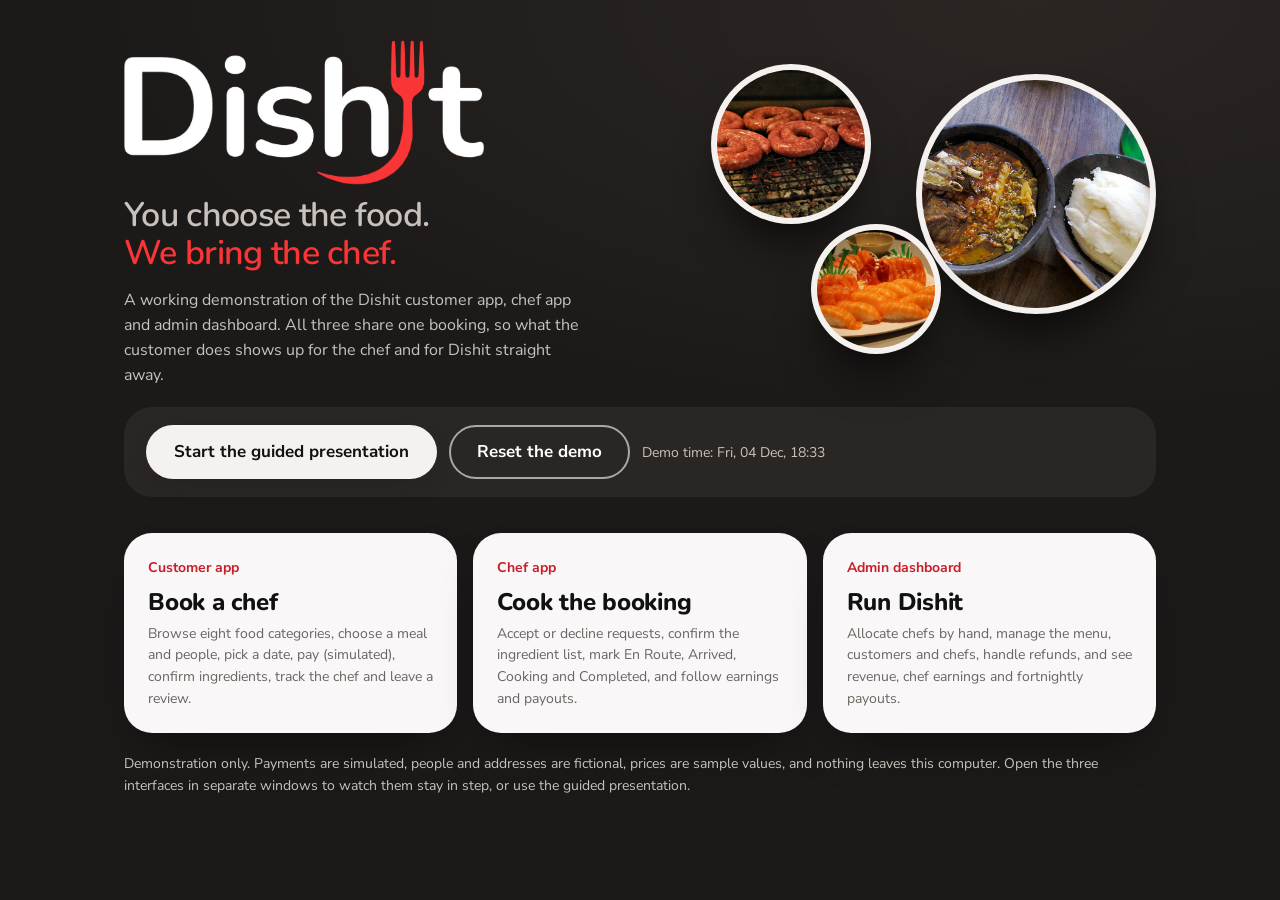
<file: index.html>
<!doctype html>
<html lang="en-ZA">
<head>
  <meta charset="utf-8">
  <meta name="viewport" content="width=device-width, initial-scale=1">
  <meta name="robots" content="noindex, nofollow">
  <meta http-equiv="Content-Security-Policy" content="default-src 'self'; img-src 'self' data: blob:; style-src 'self' 'unsafe-inline'">
  <meta name="referrer" content="no-referrer">
  <meta name="theme-color" content="#1c1a19">
  <title>Dishit — presentation demo</title>
  <link rel="icon" href="assets/img/brand/icon-64.png" type="image/png">
  <link rel="apple-touch-icon" href="assets/img/brand/icon-192.png">
  <link rel="stylesheet" href="assets/css/app.css">
</head>
<body class="hub">
  <div id="app"><noscript><p style="padding:24px">The Dishit demo needs JavaScript.</p></noscript></div>
  <script type="module" src="js/hub.js"></script>
</body>
</html>
</file>
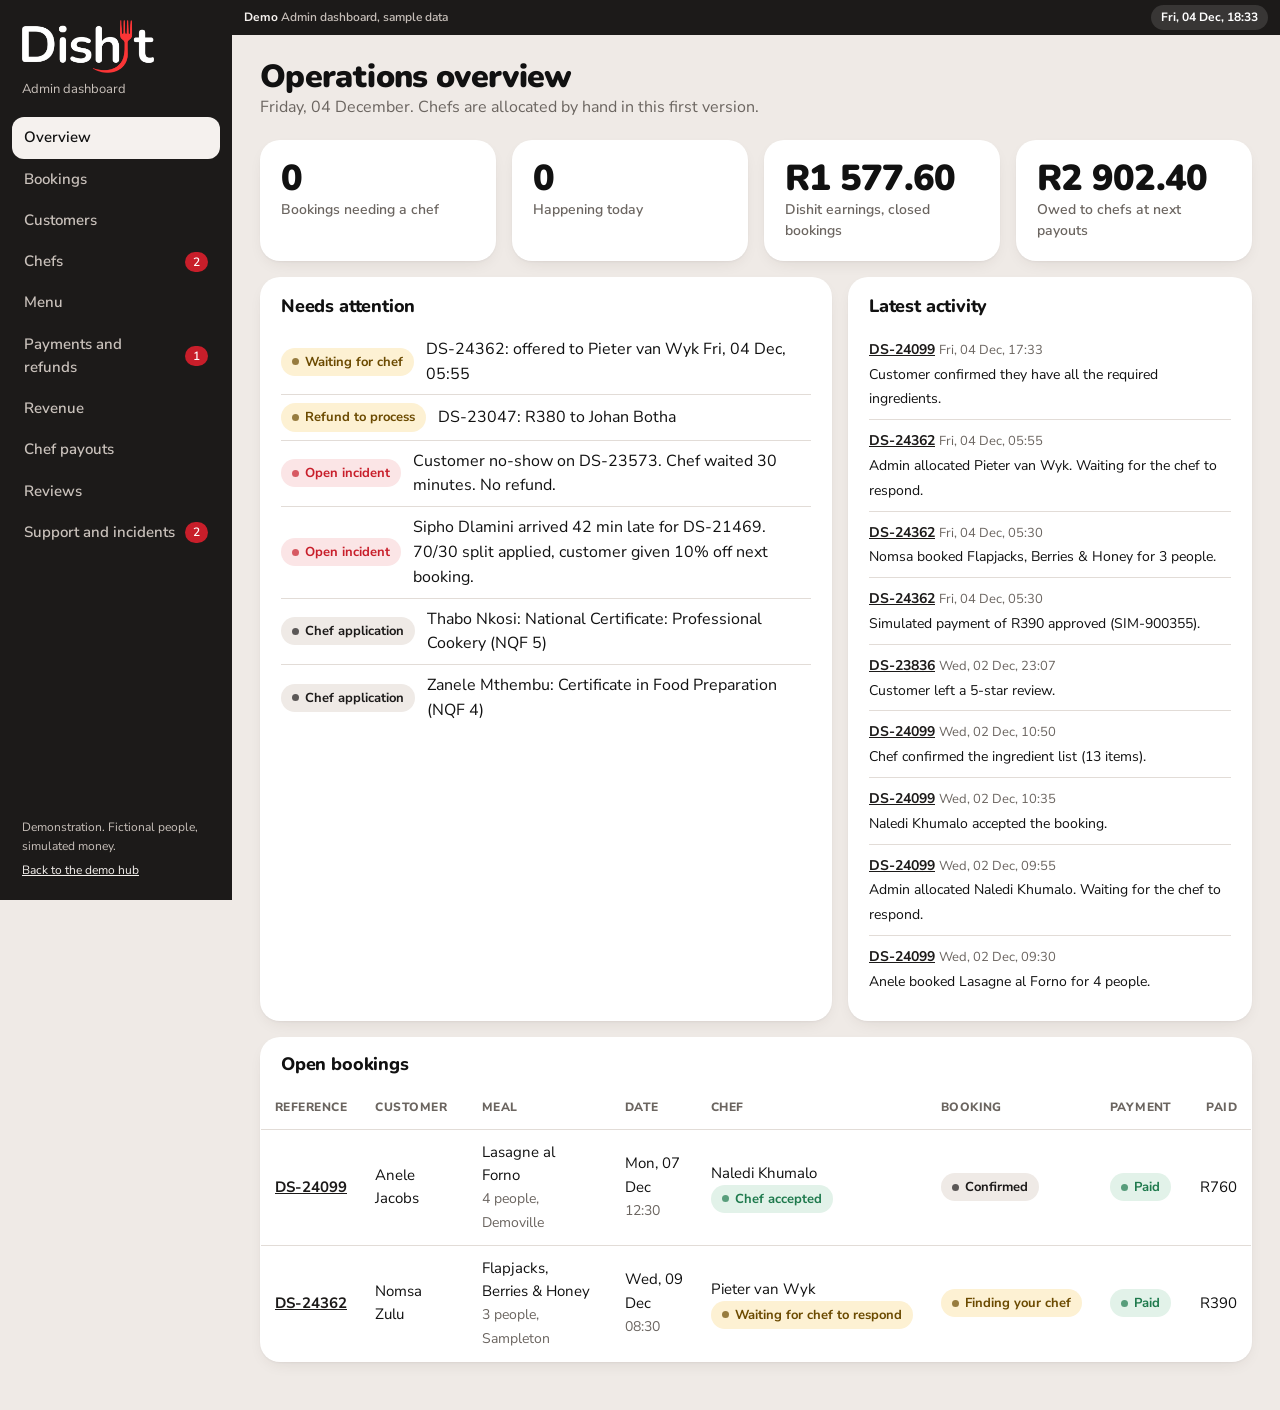
<file: admin.html>
<!doctype html>
<html lang="en-ZA">
<head>
  <meta charset="utf-8">
  <meta name="viewport" content="width=device-width, initial-scale=1">
  <meta name="robots" content="noindex, nofollow">
  <meta http-equiv="Content-Security-Policy" content="default-src 'self'; img-src 'self' data: blob:; style-src 'self' 'unsafe-inline'">
  <meta name="referrer" content="no-referrer">
  <meta name="theme-color" content="#1c1a19">
  <title>Dishit — admin dashboard (demo)</title>
  <link rel="icon" href="assets/img/brand/icon-64.png" type="image/png">
  <link rel="apple-touch-icon" href="assets/img/brand/icon-192.png">
  <link rel="stylesheet" href="assets/css/app.css">
</head>
<body class="admin">
  <div id="app"><noscript><p style="padding:24px">The Dishit demo needs JavaScript.</p></noscript></div>
  <script type="module" src="js/admin.js"></script>
</body>
</html>
</file>
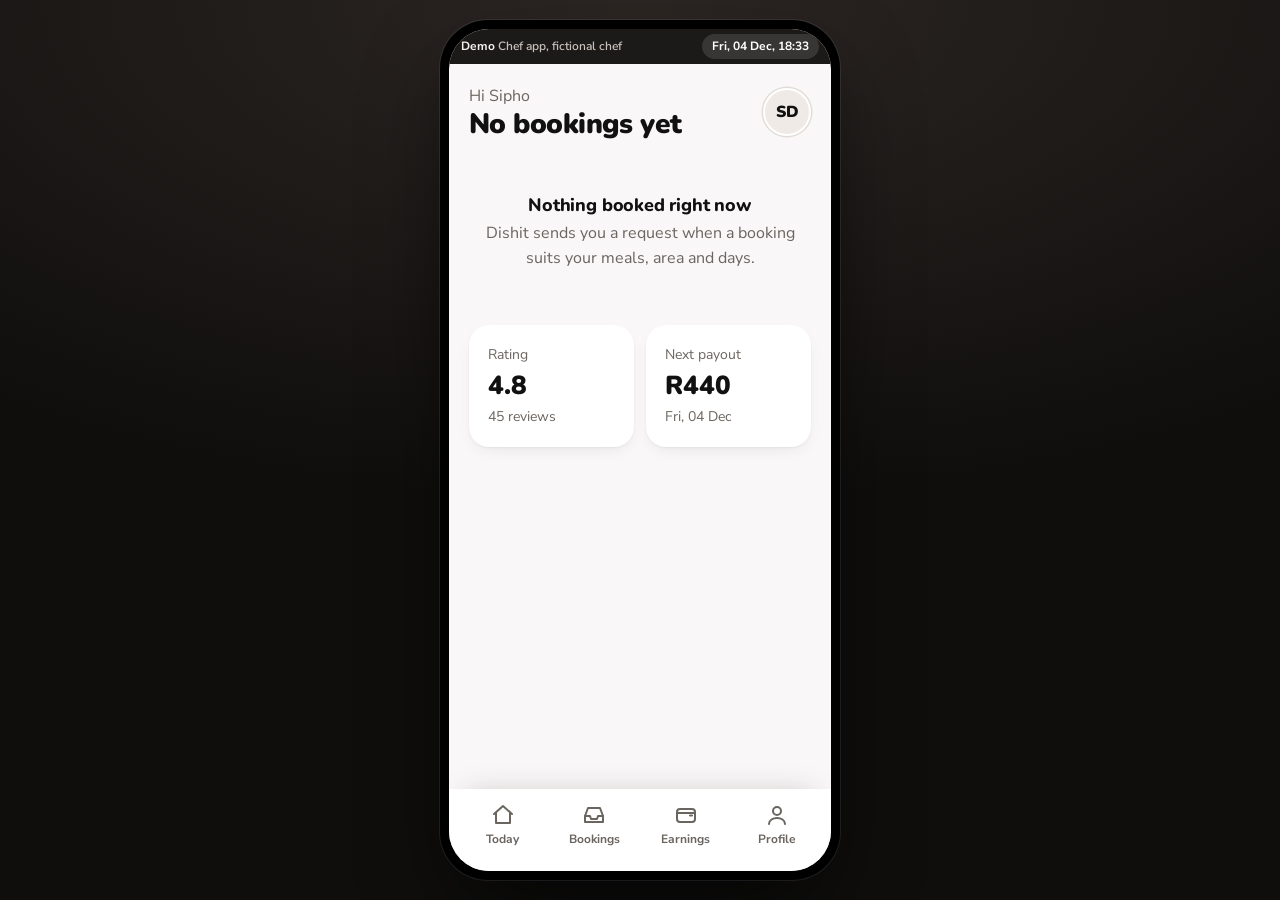
<file: chef.html>
<!doctype html>
<html lang="en-ZA">
<head>
  <meta charset="utf-8">
  <meta name="viewport" content="width=device-width, initial-scale=1, viewport-fit=cover">
  <meta name="robots" content="noindex, nofollow">
  <meta http-equiv="Content-Security-Policy" content="default-src 'self'; img-src 'self' data: blob:; style-src 'self' 'unsafe-inline'">
  <meta name="referrer" content="no-referrer">
  <meta name="theme-color" content="#1c1a19">
  <title>Dishit — chef app (demo)</title>
  <link rel="icon" href="assets/img/brand/icon-64.png" type="image/png">
  <link rel="apple-touch-icon" href="assets/img/brand/icon-192.png">
  <link rel="stylesheet" href="assets/css/app.css">
</head>
<body class="phone">
  <div class="device"><div class="app" id="app"><noscript><p class="pad">The Dishit demo needs JavaScript.</p></noscript></div></div>
  <script type="module" src="js/chef.js"></script>
</body>
</html>
</file>
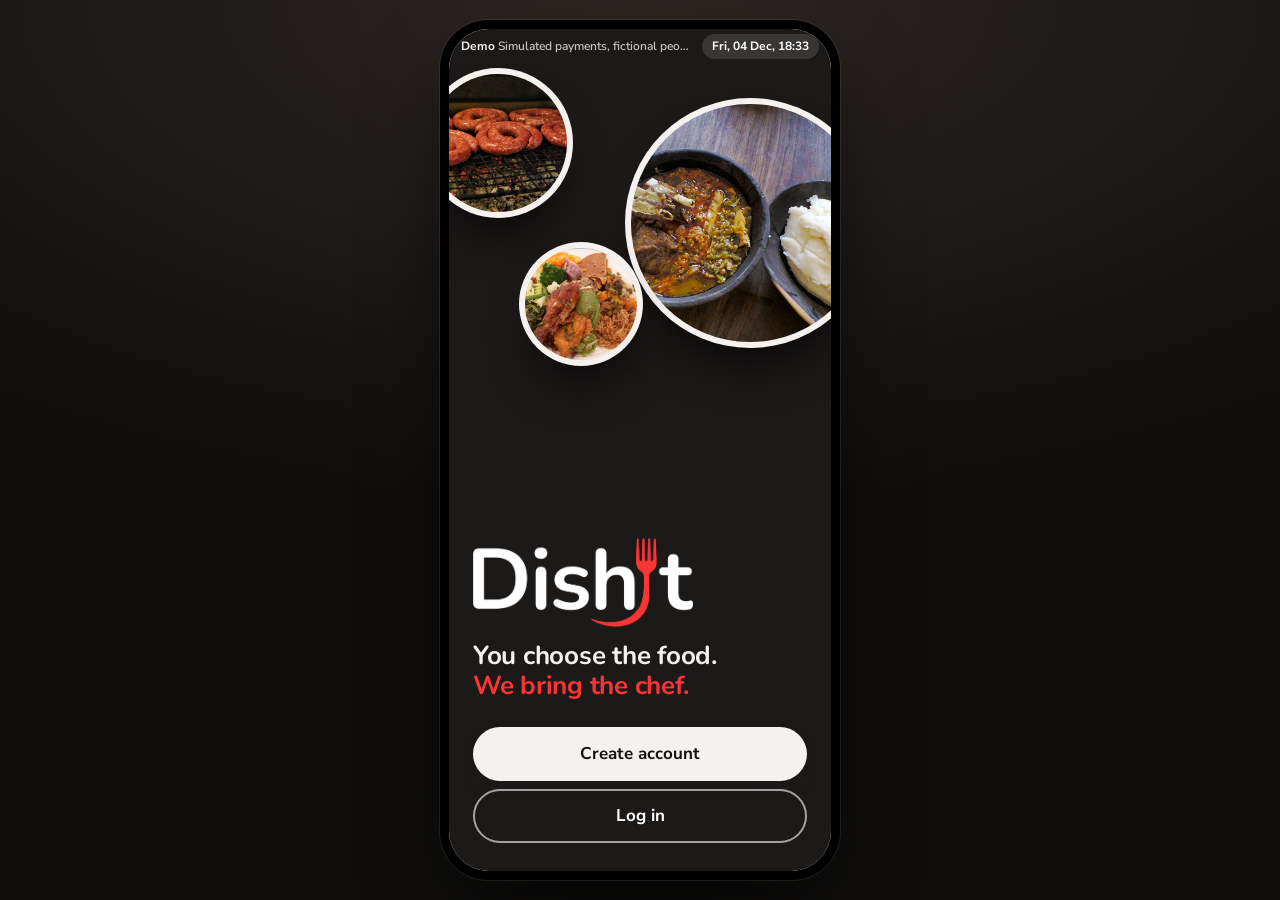
<file: customer.html>
<!doctype html>
<html lang="en-ZA">
<head>
  <meta charset="utf-8">
  <meta name="viewport" content="width=device-width, initial-scale=1, viewport-fit=cover">
  <meta name="robots" content="noindex, nofollow">
  <meta http-equiv="Content-Security-Policy" content="default-src 'self'; img-src 'self' data: blob:; style-src 'self' 'unsafe-inline'">
  <meta name="referrer" content="no-referrer">
  <meta name="theme-color" content="#1c1a19">
  <title>Dishit — customer app (demo)</title>
  <link rel="icon" href="assets/img/brand/icon-64.png" type="image/png">
  <link rel="apple-touch-icon" href="assets/img/brand/icon-192.png">
  <link rel="stylesheet" href="assets/css/app.css">
</head>
<body class="phone">
  <div class="device"><div class="app" id="app"><noscript><p class="pad">The Dishit demo needs JavaScript.</p></noscript></div></div>
  <script type="module" src="js/customer.js"></script>
</body>
</html>
</file>
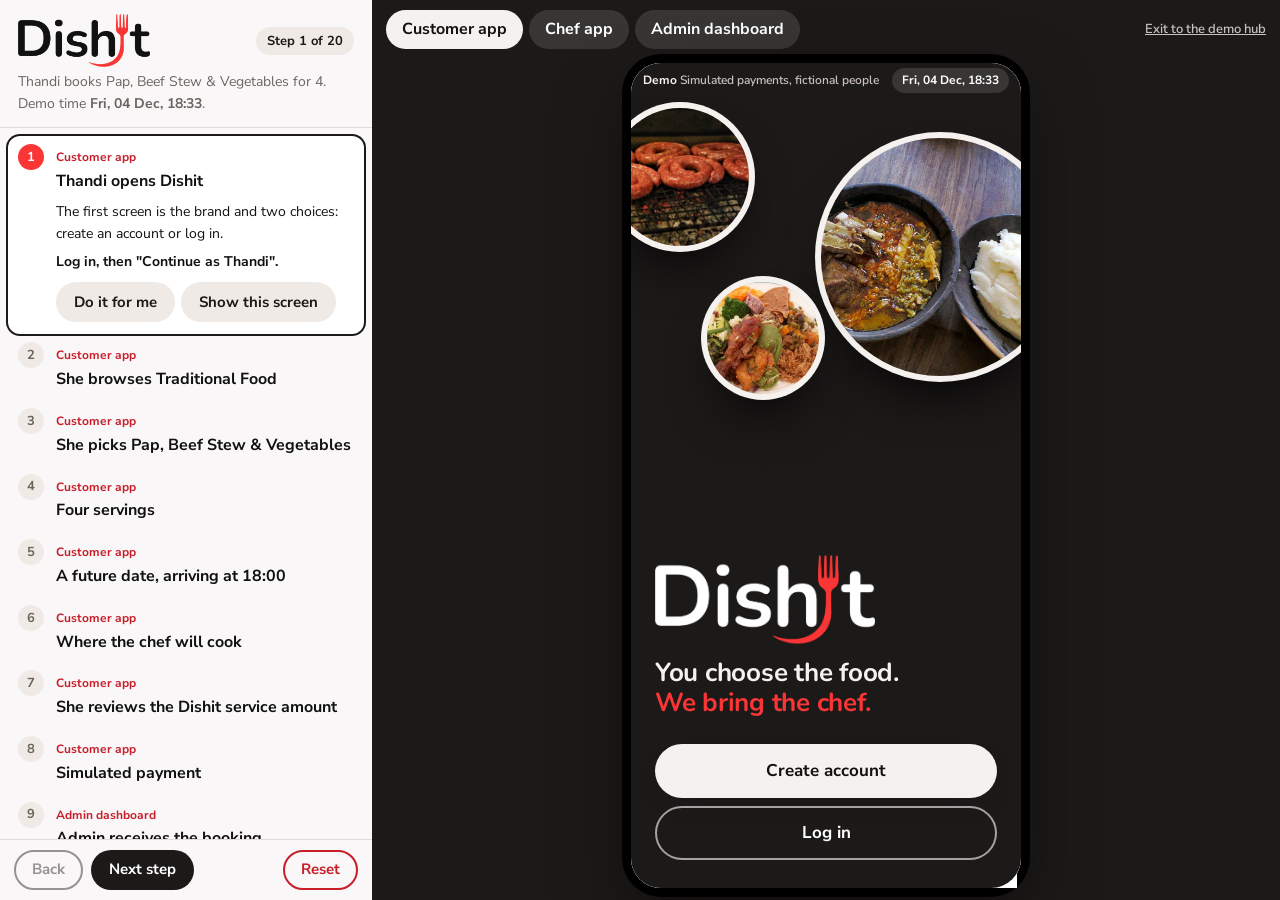
<file: presenter.html>
<!doctype html>
<html lang="en-ZA">
<head>
  <meta charset="utf-8">
  <meta name="viewport" content="width=device-width, initial-scale=1">
  <meta name="robots" content="noindex, nofollow">
  <meta http-equiv="Content-Security-Policy" content="default-src 'self'; img-src 'self' data: blob:; style-src 'self' 'unsafe-inline'">
  <meta name="referrer" content="no-referrer">
  <meta name="theme-color" content="#1c1a19">
  <title>Dishit — guided presentation</title>
  <link rel="icon" href="assets/img/brand/icon-64.png" type="image/png">
  <link rel="apple-touch-icon" href="assets/img/brand/icon-192.png">
  <link rel="stylesheet" href="assets/css/app.css">
</head>
<body class="presenter">
  <div class="pres">
    <aside class="script" id="script"></aside>
    <section class="stage">
      <div class="stage-tabs" id="stage-tabs" role="tablist" aria-label="Interface"></div>
      <div class="frames">
        <iframe id="frame-customer" class="phone-frame" title="Customer app" src="customer.html"></iframe>
        <iframe id="frame-chef" class="phone-frame" title="Chef app" src="chef.html"></iframe>
        <iframe id="frame-admin" class="wide-frame" title="Admin dashboard" src="admin.html"></iframe>
      </div>
    </section>
  </div>
  <script type="module" src="js/presenter.js"></script>
</body>
</html>
</file>
<file: assets/css/app.css>
/* Dishit design system (brand identity guidelines v1.0, October 2026).
   Mostly light, with a little red: Plate backgrounds, Ink text, charcoal buttons,
   Fork Red only for the brand (logo, fork, a few highlights), never for buttons.
   Follows the phone's light or dark setting.
   Tone classes keep their old names as hooks: indigo = strong, mielie = notice,
   leaf = done, chilli = problem. */

@font-face {
  font-family: 'Nunito';
  src: url('../fonts/nunito.woff2') format('woff2');
  font-weight: 400 900;
  font-display: swap;
}
@font-face {
  font-family: 'Nunito Sans';
  src: url('../fonts/nunito-sans.woff2') format('woff2');
  font-weight: 400 800;
  font-display: swap;
}

:root {
  color-scheme: light dark;
  --bg: #f9f7f8;          /* Plate */
  --surface: #ffffff;     /* cards */
  --soft: #efeae6;        /* Crumb: boxes */
  --line: #e2dcd7;
  --field-line: #8c847e;  /* input borders, 3:1 */
  --ink: #111111;         /* Ink */
  --muted: #6b6560;       /* Steam: extra text */
  --strong: #1c1a19;      /* Char: buttons, selected */
  --strong-hover: #34302e;
  --on-strong: #ffffff;
  --on-strong-muted: #cfc8c2;
  --strong-tint: #efeae6;
  --deep: #1c1a19;        /* dark brand surfaces */
  --deep-2: #2a2624;
  --on-deep: #f5f1ee;
  --on-deep-muted: #c9c1bb;
  --brand: #fa3536;       /* Fork Red */
  --brand-ink: #c81e2a;   /* Chili: small red text */
  --saffron: #f5b323;     /* stars, notices */
  --saffron-soft: #fdf1d3;
  --saffron-ink: #a36d00; /* edge for saffron marks on light surfaces */
  --star-empty: #857c6b;
  --notice-line: #f0d78e;
  --notice-ink: #6b4a00;
  --danger: #c81e2a;      /* fills with white text */
  --danger-ink: #c81e2a;  /* text and borders */
  --danger-tint: #fbe5e6;
  --danger-line: #f2c1c4;
  --ok: #1f7a4d;          /* Basil */
  --ok-ink: #1f7a4d;
  --ok-tint: #e2f2e9;
  --ok-line: #bfe0cd;
  --white: #ffffff;
  --focus: #1c1a19;
  --scrim: rgba(17, 17, 17, 0.55);

  --display: 'Nunito', Arial, sans-serif;
  --text: 'Nunito Sans', Arial, sans-serif;

  --r-s: 12px;
  --r-m: 20px;
  --r-l: 28px;
  /* Depth: warm, soft, two levels. Dark mode uses hairlines instead. */
  --lift-1: 0 1px 2px rgba(60, 40, 30, 0.05), 0 6px 18px -8px rgba(60, 40, 30, 0.14);
  --lift-2: 0 2px 4px rgba(60, 40, 30, 0.06), 0 18px 40px -16px rgba(60, 40, 30, 0.28);
  --edge: transparent;
  --rim: #ffffff;          /* plate rim */
  --skeleton: #e9e3de;
  --gap: 16px;
  --ease: cubic-bezier(0.2, 0.7, 0.2, 1);
}
@media (prefers-color-scheme: dark) {
  :root {
    --bg: #161413;        /* Night */
    --surface: #211e1d;   /* Dark card */
    --soft: #2b2725;
    --line: #3a3532;
    --field-line: #7a726c;
    --ink: #f5f1ee;       /* Soft white */
    --muted: #b3aba5;
    --strong: #f5f1ee;
    --strong-hover: #ffffff;
    --on-strong: #111111;
    --on-strong-muted: #4a4440;
    --strong-tint: #2e2a28;
    --deep: #0f0e0d;
    --deep-2: #1f1c1b;
    --brand-ink: #ff7174;
    --saffron-soft: #3a2f14;
    --saffron-ink: #f5b323;
    --star-empty: #9a918a;
    --notice-line: #5c4a1c;
    --notice-ink: #f5c75a;
    --danger-ink: #ff7a7d;
    --danger-tint: #3a1b1d;
    --danger-line: #5e2a2d;
    --ok-ink: #5fd39a;
    --ok-tint: #15301f;
    --ok-line: #24533a;
    --focus: #f5f1ee;
    --scrim: rgba(0, 0, 0, 0.65);
    --lift-1: none;
    --lift-2: 0 18px 40px -16px rgba(0, 0, 0, 0.6);
    --edge: #3a3532;
    --rim: #f5f1ee;
    --skeleton: #2b2725;
  }
}

*, *::before, *::after { box-sizing: border-box; }
html { -webkit-text-size-adjust: 100%; }
body {
  margin: 0;
  font-family: var(--text);
  font-size: 16px;
  line-height: 1.55;
  color: var(--ink);
  background: var(--bg);
  -webkit-font-smoothing: antialiased;
}
h1, h2, h3, h4 { font-family: var(--display); font-weight: 800; line-height: 1.15; letter-spacing: -0.01em; margin: 0; text-wrap: balance; }
h1 { font-size: 28px; font-weight: 900; letter-spacing: -0.02em; }
h2 { font-size: 22px; }
h3 { font-size: 18px; }
p { margin: 0; }
a { color: var(--strong); }
img { display: block; max-width: 100%; }
button, input, select, textarea { font: inherit; color: inherit; }
button { cursor: pointer; }
:focus-visible { outline: 3px solid var(--focus); outline-offset: 2px; border-radius: 6px; }
.sr { position: absolute; width: 1px; height: 1px; overflow: hidden; clip: rect(0 0 0 0); white-space: nowrap; }
.muted { color: var(--muted); }
.small { font-size: 14px; }
.tiny { font-size: 13px; }
.strong { font-weight: 700; }
.num { font-variant-numeric: tabular-nums; }
.right { text-align: right; }
.stack > * + * { margin-top: 22px; }
.stack-s > * + * { margin-top: 8px; }
.row { display: flex; align-items: center; gap: 12px; }
.row.spread { justify-content: space-between; }
.row.top { align-items: flex-start; }
.wrap { flex-wrap: wrap; }
.grow { flex: 1; min-width: 0; }
[hidden] { display: none !important; }

/* ---------------------------------------------------------------- buttons */
.btn {
  display: inline-flex; align-items: center; justify-content: center; gap: 8px;
  min-height: 54px; padding: 0 26px;
  border: 2px solid transparent; border-radius: 999px;
  font-family: var(--text); font-weight: 700; font-size: 17px;
  text-decoration: none; text-align: center;
  background: var(--strong); color: var(--on-strong);
  transition: transform 140ms var(--ease), background 140ms, box-shadow 140ms;
  -webkit-tap-highlight-color: transparent;
}
.btn:active { transform: scale(0.97); }
.btn.primary { box-shadow: 0 10px 22px -12px rgba(28, 26, 25, 0.55); }
.btn.block { display: flex; width: 100%; }
.btn.primary { background: var(--strong); color: var(--on-strong); }
.btn.primary:hover, .btn:not(.ghost):not(.quiet):not(.danger):hover { background: var(--strong-hover); }
.btn.ghost { background: transparent; border-color: var(--strong); color: var(--strong); }
.btn.quiet { background: var(--strong-tint); color: var(--strong); }
.btn.danger { background: transparent; border-color: var(--danger-ink); color: var(--danger-ink); }
.btn.danger.solid { background: var(--danger); color: var(--white); }
.btn.small { min-height: 40px; padding: 0 16px; font-size: 15px; }
.btn[disabled], .btn[aria-disabled='true'] { opacity: 0.45; cursor: not-allowed; }
.link { background: none; border: 0; padding: 0; color: var(--strong); font-weight: 600; text-decoration: underline; text-underline-offset: 3px; }

/* ----------------------------------------------------------------- fields */
.field { display: block; }
.field > span, .label { display: block; font-weight: 600; font-size: 14px; margin-bottom: 6px; }
.input, select.input, textarea.input {
  display: block; width: 100%; min-height: 50px; padding: 12px 14px;
  background: var(--surface); border: 1.5px solid var(--field-line); border-radius: 14px;
  transition: border-color 160ms, box-shadow 160ms;
}
textarea.input { min-height: 88px; resize: vertical; }
.input:focus { border-color: var(--strong); outline: 3px solid var(--focus); outline-offset: 1px; }
.field.invalid .input { border-color: var(--danger-ink); }
.error { color: var(--danger-ink); font-size: 14px; font-weight: 600; margin-top: 6px; }
.check { display: flex; gap: 12px; align-items: flex-start; }
.check input { width: 22px; height: 22px; margin: 1px 0 0; accent-color: var(--strong); flex: none; }
.grid-2 { display: grid; grid-template-columns: 1fr 1fr; gap: 12px; }

/* ------------------------------------------------------------ small parts */
.chip {
  display: inline-flex; align-items: center; gap: 6px;
  padding: 4px 11px; border-radius: 999px;
  font-size: 13px; font-weight: 700; white-space: nowrap;
  background: var(--soft); color: var(--ink);
}
.chip::before { content: ''; width: 7px; height: 7px; border-radius: 50%; background: currentColor; opacity: 0.7; }
.chip.plain::before { display: none; }
.chip.indigo { background: var(--strong-tint); color: var(--strong); }
.chip.mielie { background: var(--saffron-soft); color: var(--notice-ink); }
.chip.leaf { background: var(--ok-tint); color: var(--ok-ink); }
.chip.chilli { background: var(--danger-tint); color: var(--danger-ink); }

.card { background: var(--surface); border: 1px solid var(--edge); border-radius: var(--r-m); padding: 18px; box-shadow: var(--lift-1); }
.card.flat { background: var(--soft); border-color: transparent; box-shadow: none; }
.card.indigo { background: linear-gradient(140deg, var(--strong), var(--strong-hover)); border-color: transparent; color: var(--on-strong); box-shadow: var(--lift-2); }
/* avatars sitting on a charcoal card */
.card.indigo .avatar { background: rgba(255, 255, 255, 0.14); color: var(--on-strong); box-shadow: none; }
.card.indigo .muted { color: var(--on-strong-muted); }
.card.mielie { background: var(--saffron-soft); border-color: var(--notice-line); }
.card.chilli { background: var(--danger-tint); border-color: var(--danger-line); }
.card.leaf { background: var(--ok-tint); border-color: var(--ok-line); }

.kv { display: grid; grid-template-columns: auto 1fr; gap: 6px 16px; margin: 0; }
.kv dt { color: var(--muted); font-size: 14px; }
.kv dd { margin: 0; text-align: right; font-weight: 600; }
.kv .total dt, .kv .total dd { font-family: var(--display); font-size: 20px; font-weight: 800; color: var(--ink); padding-top: 8px; border-top: 1.5px solid var(--line); }

.photo { display: block; position: relative; overflow: hidden; background: var(--skeleton); }
.photo img { width: 100%; height: 100%; object-fit: cover; animation: photo-in 420ms var(--ease) both; }
@keyframes photo-in { from { opacity: 0; transform: scale(1.04); } }
.photo.missing { background: repeating-linear-gradient(135deg, var(--strong-tint) 0 10px, var(--soft) 10px 20px); }
.photo.missing::after { content: attr(data-alt); position: absolute; inset: 0; display: grid; place-items: center; padding: 8px; text-align: center; font-size: 12px; font-weight: 600; color: var(--strong); }

/* The signature: food served on a real plate. A white rim, a soft shadow
   underneath, and the photo sits in the well. */
.plate { border-radius: 50%; aspect-ratio: 1; background: var(--rim); padding: 7px; box-shadow: 0 1px 0 rgba(255, 255, 255, 0.9) inset, 0 2px 3px rgba(60, 40, 30, 0.10), 0 18px 28px -14px rgba(60, 40, 30, 0.38); }
.plate .photo { border-radius: 50%; width: 100%; height: 100%; box-shadow: inset 0 0 0 1px rgba(17, 17, 17, 0.06); }

.avatar { width: 48px; height: 48px; border-radius: 50%; flex: none; display: grid; place-items: center; background: var(--soft); color: var(--ink); font-family: var(--display); font-weight: 900; box-shadow: inset 0 0 0 2px var(--surface), 0 0 0 1.5px var(--line); }
.avatar.big { width: 72px; height: 72px; font-size: 26px; }
.stars { color: var(--saffron-ink); letter-spacing: 1px; white-space: nowrap; }

.empty { text-align: center; padding: 32px 16px; color: var(--muted); }
.empty h3 { color: var(--ink); margin-bottom: 6px; }

.tabset { display: flex; gap: 6px; overflow-x: auto; padding-bottom: 2px; scrollbar-width: none; }
.tabset button { flex: none; min-height: 44px; padding: 8px 16px; border-radius: 999px; border: 1.5px solid var(--line); background: var(--surface); font-weight: 700; font-size: 14px; transition: background 160ms, color 160ms, border-color 160ms; }
.tabset button[aria-selected='true'] { background: var(--strong); border-color: var(--strong); color: var(--on-strong); }

/* Status timeline */
.timeline { list-style: none; margin: 0; padding: 0; }
.timeline li { position: relative; padding: 0 0 20px 38px; }
.timeline li:last-child { padding-bottom: 0; }
.timeline li::before { content: ''; position: absolute; left: 2px; top: 2px; width: 18px; height: 18px; border-radius: 50%; border: 2.5px solid var(--line); background: var(--surface); }
.timeline li::after { content: ''; position: absolute; left: 10px; top: 24px; bottom: 2px; width: 2.5px; border-radius: 2px; background: var(--line); }
.timeline li:last-child::after { display: none; }
.timeline li.done::before { background: var(--strong) url("data:image/svg+xml,%3Csvg xmlns='http://www.w3.org/2000/svg' viewBox='0 0 18 18'%3E%3Cpath d='M5 9.4l2.6 2.6L13 6.6' fill='none' stroke='%23fff' stroke-width='2.2' stroke-linecap='round' stroke-linejoin='round'/%3E%3C/svg%3E") center / 14px no-repeat; border-color: var(--strong); }
.timeline li.done::after { background: var(--strong); }
.timeline li.now::before { background: var(--saffron); border-color: var(--surface); box-shadow: 0 0 0 2.5px var(--saffron); animation: pulse 1.8s ease-in-out infinite; }
.timeline li.bad::before { background: var(--danger); border-color: var(--danger); }
.timeline .t-title { font-weight: 700; }
.timeline li:not(.done):not(.now):not(.bad) .t-title { color: var(--muted); font-weight: 500; }
.timeline .t-meta { font-size: 13px; color: var(--muted); }
@keyframes pulse { 0%, 100% { box-shadow: 0 0 0 2.5px var(--saffron), 0 0 0 2.5px rgba(245, 179, 35, 0.55); } 50% { box-shadow: 0 0 0 2.5px var(--saffron), 0 0 0 11px rgba(245, 179, 35, 0); } }

/* Toasts and sheets */
#toasts { position: fixed; left: 50%; bottom: 24px; transform: translateX(-50%); z-index: 60; display: grid; gap: 8px; width: min(92vw, 400px); pointer-events: none; }
body.phone #toasts { bottom: 104px; width: min(88vw, 360px); }
.toast { background: #1c1a19; color: var(--white); padding: 13px 18px; border-radius: 16px; font-weight: 700; font-size: 15px; animation: toast-in 320ms var(--ease) both; box-shadow: 0 16px 36px -12px rgba(0, 0, 0, 0.45); }
@keyframes toast-in { from { transform: translateY(14px) scale(0.96); opacity: 0; } }
.toast.bad { background: var(--danger); }
.toast.good { background: var(--ok); }
.sheet-back { position: absolute; inset: 0; z-index: 40; background: var(--scrim); display: flex; align-items: flex-end; }
.sheet { width: 100%; max-height: 88%; overflow: auto; background: var(--bg); border-radius: var(--r-l) var(--r-l) 0 0; padding: 12px 20px 24px; animation: sheet 320ms var(--ease); box-shadow: 0 -20px 50px -20px rgba(0, 0, 0, 0.35); }
.sheet::before { content: ''; display: block; width: 40px; height: 5px; border-radius: 3px; background: var(--line); margin: 0 auto 14px; }
.sheet-back { animation: fade 220ms ease both; }
@keyframes fade { from { opacity: 0; } }
@keyframes sheet { from { transform: translateY(40px); opacity: 0; } }
@keyframes rise { from { transform: translateY(12px); opacity: 0; } }

/* ----------------------------------------------------------- demo ribbon */
.ribbon { display: flex; align-items: center; gap: 8px; padding: 5px 12px; background: var(--deep); color: var(--on-deep-muted); font-size: 12px; font-weight: 600; flex: none; }
.ribbon b { color: var(--on-deep); font-weight: 700; }
.ribbon .grow { white-space: nowrap; overflow: hidden; text-overflow: ellipsis; }
.ribbon button { background: rgba(255, 255, 255, 0.12); border: 0; color: var(--white); border-radius: 999px; padding: 3px 10px; font-size: 12px; font-weight: 700; white-space: nowrap; }
.demo-panel h3 { margin-bottom: 4px; }
.demo-panel .jumps { display: grid; gap: 8px; margin-top: 12px; }
.demo-note { font-size: 12px; color: var(--muted); }

/* ------------------------------------------------- phone apps (customer, chef) */
body.phone { background: radial-gradient(120% 80% at 50% 0%, #2c2623 0%, #0f0e0d 70%); min-height: 100dvh; display: grid; place-items: center; }
.device { width: 400px; height: min(860px, calc(100dvh - 32px)); background: #000000; border-radius: 48px; padding: 9px; box-shadow: 0 0 0 1px rgba(255, 255, 255, 0.08), 0 40px 90px -20px rgba(0, 0, 0, 0.7); }
.app { position: relative; width: 100%; height: 100%; display: flex; flex-direction: column; background: var(--bg); border-radius: 40px; overflow: hidden; }
@media (max-width: 520px), (max-height: 560px) {
  body.phone { display: block; background: var(--bg); }
  .device { width: 100%; height: 100dvh; border-radius: 0; padding: 0; box-shadow: none; }
  .app { border-radius: 0; }
}
.screen { flex: 1; overflow-y: auto; overscroll-behavior: contain; scrollbar-width: thin; }
.screen.enter > *, .screen.enter > .pad > * { animation: rise 300ms var(--ease) both; }
.screen.enter > .pad > *:nth-child(2) { animation-delay: 30ms; }
.screen.enter > .pad > *:nth-child(3) { animation-delay: 60ms; }
.screen.enter > .pad > *:nth-child(4) { animation-delay: 90ms; }
.screen.enter > .pad > *:nth-child(n+5) { animation-delay: 120ms; }
.pad { padding: 20px; }
.topbar { position: sticky; top: 0; z-index: 5; display: flex; align-items: center; gap: 8px; min-height: 60px; padding: 6px 12px; background: var(--bg); }
.topbar h1 { font-size: 19px; font-weight: 800; letter-spacing: -0.01em; flex: 1; white-space: nowrap; overflow: hidden; text-overflow: ellipsis; }
.icon-btn { width: 48px; height: 48px; flex: none; display: grid; place-items: center; border-radius: 50%; border: 0; background: transparent; color: var(--ink); position: relative; transition: background 160ms, transform 140ms var(--ease); }
.icon-btn:active { transform: scale(0.92); }
.icon-btn:hover { background: var(--strong-tint); }
.icon-btn svg, .tabs svg { width: 24px; height: 24px; fill: none; stroke: currentColor; stroke-width: 2; stroke-linecap: round; stroke-linejoin: round; }
.badge { position: absolute; top: 4px; right: 4px; min-width: 18px; height: 18px; padding: 0 5px; border-radius: 999px; background: var(--danger); color: var(--white); font-size: 11px; font-weight: 700; display: grid; place-items: center; }
.tabs { flex: none; display: grid; grid-auto-flow: column; grid-auto-columns: 1fr; background: var(--surface); padding: 8px 8px 12px; box-shadow: 0 -1px 0 var(--edge), 0 -12px 30px -18px rgba(60, 40, 30, 0.25); position: relative; z-index: 6; }
.tabs a { position: relative; display: grid; justify-items: center; gap: 3px; min-height: 52px; padding: 6px 0 10px; border-radius: 14px; text-decoration: none; color: var(--muted); font-size: 12px; font-weight: 700; transition: color 160ms; -webkit-tap-highlight-color: transparent; }
.tabs a svg { transition: transform 260ms var(--ease); }
.tabs a:active svg { transform: scale(0.88); }
/* The active tab wears the smile from the logo. */
.tabs a[aria-current='page'] { color: var(--ink); }
.tabs a[aria-current='page'] svg { transform: translateY(-1px); stroke-width: 2.4; }
.tabs a[aria-current='page']::after { content: ''; position: absolute; bottom: 1px; left: 50%; width: 20px; height: 8px; margin-left: -10px; border: solid var(--brand); border-width: 0 0 3px; border-radius: 0 0 14px 14px / 0 0 10px 10px; animation: smile 360ms var(--ease) both; }
@keyframes smile { from { transform: scaleX(0.2); opacity: 0; } }
.tabs .badge { right: calc(50% - 24px); top: 0; }
.footer-cta { flex: none; display: flex; align-items: center; gap: 16px; padding: 12px 20px 18px; background: var(--surface); box-shadow: 0 -1px 0 var(--edge), 0 -12px 30px -18px rgba(60, 40, 30, 0.25); position: relative; z-index: 6; }
.footer-cta > .btn { flex: 1; }
.footer-cta .from { flex: none; line-height: 1.15; }
.footer-cta .from b { display: block; font-family: var(--display); font-weight: 900; font-size: 22px; letter-spacing: -0.01em; }
.footer-cta .from span { font-size: 12px; color: var(--muted); font-weight: 600; }

/* Welcome */
.welcome { min-height: 100%; display: flex; flex-direction: column; background: var(--deep); color: var(--on-deep); --focus: var(--on-deep); }
.welcome-plates { position: relative; height: 330px; flex: none; }
.welcome-plates .plate { position: absolute; background: #f5f1ee; padding: 6px; box-shadow: 0 30px 50px -18px rgba(0, 0, 0, 0.8); }
.welcome-plates .p1 { width: 250px; right: -44px; top: 34px; animation: plate-in 900ms var(--ease) both, drift 9s 900ms ease-in-out infinite alternate; }
.welcome-plates .p2 { width: 150px; left: -26px; top: 4px; animation: plate-in 900ms 120ms var(--ease) both, drift 11s 1s ease-in-out infinite alternate-reverse; }
.welcome-plates .p3 { width: 124px; left: 70px; top: 178px; animation: plate-in 900ms 240ms var(--ease) both, drift 8s 1.1s ease-in-out infinite alternate; }
@keyframes plate-in { from { transform: scale(0.7) rotate(-24deg); opacity: 0; } }
@keyframes drift { to { transform: translateY(-8px) rotate(3deg); } }
.welcome-body { padding: 8px 24px 28px; margin-top: auto; }
.wordmark { font-family: var(--display); font-weight: 900; font-size: 56px; letter-spacing: -0.02em; line-height: 1; }
/* The logo is always the supplied artwork, never typed. Min 120px wide on screen. */
.logo { display: block; height: auto; min-width: 120px; }
.logo-dark { display: none; }
@media (prefers-color-scheme: dark) { .logo-pair .logo-light { display: none; } .logo-pair .logo-dark { display: block; } }
.welcome .logo { width: 220px; }
.welcome .tag .smile { color: var(--brand); }
.welcome .tag { font-family: var(--display); font-size: 26px; font-weight: 700; line-height: 1.15; letter-spacing: -0.01em; margin: 14px 0 26px; }
.welcome .btn.ghost { border-color: rgba(255, 255, 255, 0.6); color: var(--white); }
/* On dark brand surfaces the main button flips to soft white with Ink text. */
.welcome .btn.primary, .hub-bar .btn.primary, .side .btn.primary { background: var(--on-deep); color: #111111; }
.welcome .btn.primary:hover, .hub-bar .btn.primary:hover { background: #ffffff; }

/* Home */
.hello h1 { font-size: 30px; line-height: 1.08; max-width: 12ch; }
.hello .muted { font-weight: 700; margin-bottom: 4px; }
.section-title { display: flex; align-items: baseline; justify-content: space-between; margin-bottom: 14px; }
.section-title h2 { font-size: 20px; }
/* Feature: one big dish at the top of home. */
.feature { position: relative; display: block; border-radius: var(--r-l); overflow: hidden; color: #ffffff; text-decoration: none; box-shadow: var(--lift-2); isolation: isolate; transition: transform 300ms var(--ease); }
.feature:active { transform: scale(0.985); }
.feature .photo { aspect-ratio: 5 / 4; }
.feature .photo img { transition: transform 900ms var(--ease); }
.feature:hover .photo img { transform: scale(1.04); }
.feature::after { content: ''; position: absolute; inset: 0; background: linear-gradient(180deg, rgba(17, 17, 17, 0) 38%, rgba(17, 17, 17, 0.82) 100%); z-index: 1; }
.feature .cap { position: absolute; left: 18px; right: 18px; bottom: 16px; z-index: 2; }
.feature .kicker { display: inline-flex; align-items: center; gap: 6px; padding: 4px 10px; border-radius: 999px; background: rgba(255, 255, 255, 0.94); color: #111111; font-size: 12px; font-weight: 800; margin-bottom: 8px; }
.feature .kicker::before { content: ''; width: 7px; height: 7px; border-radius: 50%; background: var(--brand); }
.feature h3 { font-size: 24px; font-weight: 900; line-height: 1.08; text-shadow: 0 1px 12px rgba(0, 0, 0, 0.35); }
.feature p { font-size: 14px; font-weight: 700; margin-top: 4px; opacity: 0.95; }
.cat-grid { display: grid; grid-template-columns: repeat(2, 1fr); gap: 26px 20px; padding: 4px 6px 0; }
.cat { display: block; text-align: center; text-decoration: none; color: var(--ink); }
.cat .plate { transition: transform 420ms var(--ease), box-shadow 420ms var(--ease); }
.cat:hover .plate, .cat:focus-visible .plate { transform: translateY(-4px) rotate(-5deg); }
.cat:active .plate { transform: scale(0.96); }
.cat strong { display: block; margin-top: 12px; font-family: var(--display); font-weight: 800; font-size: 17px; letter-spacing: -0.01em; }
.meal-card { display: block; text-decoration: none; color: var(--ink); background: var(--surface); border: 1px solid var(--edge); border-radius: var(--r-l); overflow: hidden; box-shadow: var(--lift-1); transition: transform 300ms var(--ease), box-shadow 300ms var(--ease); }
.meal-card:hover { transform: translateY(-3px); box-shadow: var(--lift-2); }
.meal-card:active { transform: scale(0.985); }
.meal-card .photo img { transition: transform 900ms var(--ease); }
.meal-card:hover .photo img { transform: scale(1.04); }
.meal-card .photo { aspect-ratio: 16 / 10; }
.meal-card .body { padding: 16px 18px 18px; }
.meal-card h3 { font-size: 20px; }
.price { font-family: var(--display); font-weight: 900; color: var(--ink); font-variant-numeric: tabular-nums; }
.hscroll { display: flex; gap: 14px; overflow-x: auto; margin: 0 -20px; padding: 4px 20px 22px; scrollbar-width: none; scroll-snap-type: x proximity; }
.hscroll > * { flex: none; width: 244px; scroll-snap-align: start; }
.hscroll .meal-card .photo { aspect-ratio: 4 / 3; }
.hscroll .meal-card h3 { font-size: 17px; }
.hscroll .meal-card .body > .muted { display: -webkit-box; -webkit-line-clamp: 2; -webkit-box-orient: vertical; overflow: hidden; }
.mini-booking { display: flex; gap: 12px; align-items: center; text-decoration: none; color: inherit; }
.mini-booking .photo { width: 60px; height: 60px; border-radius: 50%; flex: none; box-shadow: 0 0 0 3px var(--rim); }

/* Meal page */
.hero { position: relative; }
.hero .photo { aspect-ratio: 1 / 1; max-height: 46dvh; width: 100%; }
.hero::after { content: ''; position: absolute; inset: auto 0 0 0; height: 90px; background: linear-gradient(180deg, rgba(17, 17, 17, 0), rgba(17, 17, 17, 0.28)); pointer-events: none; }
/* The details slide up over the photo like a card on the table. */
.hero + .pad { position: relative; z-index: 2; margin-top: -30px; padding-top: 26px; background: var(--bg); border-radius: var(--r-l) var(--r-l) 0 0; }
.hero + .pad h1 { font-size: 30px; line-height: 1.08; }
.hero .icon-btn { position: absolute; top: 12px; left: 12px; background: var(--surface); color: var(--ink); z-index: 3; box-shadow: 0 6px 18px -6px rgba(0, 0, 0, 0.45); }
.list { margin: 0; padding: 0; list-style: none; }
.list li { padding: 8px 0; border-bottom: 1px solid var(--line); display: flex; gap: 10px; justify-content: space-between; }
.list li:last-child { border-bottom: 0; }
.tick-list { margin: 0; padding: 0; list-style: none; }
.tick-list li { padding: 5px 0 5px 30px; position: relative; }
.tick-list li::before { content: ''; position: absolute; left: 0; top: 8px; width: 20px; height: 20px; border-radius: 50%; background: var(--ok-tint) url("data:image/svg+xml,%3Csvg xmlns='http://www.w3.org/2000/svg' viewBox='0 0 20 20'%3E%3Cpath d='M6 10.4l2.7 2.7L14 7.6' fill='none' stroke='%231f7a4d' stroke-width='2.2' stroke-linecap='round' stroke-linejoin='round'/%3E%3C/svg%3E") center / 16px no-repeat; }
details.more { border-top: 1px solid var(--line); padding: 14px 0; }
details.more summary { font-weight: 700; cursor: pointer; list-style: none; display: flex; justify-content: space-between; }
details.more summary::after { content: '+'; font-family: var(--display); font-size: 22px; line-height: 1; color: var(--ink); transition: transform 240ms var(--ease); }
details.more[open] summary::after { content: '\2212'; }
details.more > *:not(summary) { margin-top: 10px; }

/* Booking wizard */
.steps { display: flex; gap: 6px; padding: 0 20px; }
.steps i { flex: 1; height: 6px; border-radius: 3px; background: var(--line); transition: background 300ms; }
.steps i.on { background: var(--strong); }
.stepper { display: flex; align-items: center; justify-content: center; gap: 26px; }
.stepper button { width: 64px; height: 64px; border-radius: 50%; border: 0; background: var(--surface); color: var(--ink); font-family: var(--display); font-size: 30px; font-weight: 800; line-height: 1; box-shadow: var(--lift-1), 0 0 0 1.5px var(--line); transition: transform 140ms var(--ease); }
.stepper button:active { transform: scale(0.92); }
.stepper button[disabled] { opacity: 0.3; }
.stepper output { font-family: var(--display); font-weight: 900; font-size: 84px; line-height: 1; min-width: 100px; text-align: center; letter-spacing: -0.03em; font-variant-numeric: tabular-nums; }
.days { display: grid; grid-template-columns: repeat(4, 1fr); gap: 8px; }
.day { min-height: 76px; padding: 10px 4px; border-radius: 16px; border: 1.5px solid var(--line); background: var(--surface); text-align: center; line-height: 1.2; transition: transform 140ms var(--ease), background 160ms, border-color 160ms; }
.day:active:not([disabled]) { transform: scale(0.95); }
.day b { display: block; font-family: var(--display); font-size: 22px; }
.day span { font-size: 12px; color: var(--muted); font-weight: 600; }
.day[aria-pressed='true'] { background: var(--strong); border-color: var(--strong); color: var(--on-strong); box-shadow: 0 10px 20px -10px rgba(28, 26, 25, 0.6); }
.day[aria-pressed='true'] span { color: var(--on-strong-muted); }
.day[disabled] { background: var(--soft); opacity: 0.6; cursor: not-allowed; text-decoration: line-through; }
.times { display: grid; grid-template-columns: repeat(4, 1fr); gap: 8px; }
.times button { min-height: 48px; padding: 10px 0; border-radius: 999px; border: 1.5px solid var(--line); background: var(--surface); font-weight: 700; font-variant-numeric: tabular-nums; transition: transform 140ms var(--ease), background 160ms, border-color 160ms; }
.times button:active { transform: scale(0.95); }
.times button[aria-pressed='true'] { background: var(--strong); border-color: var(--strong); color: var(--on-strong); box-shadow: 0 10px 20px -10px rgba(28, 26, 25, 0.6); }
.big-ref { font-family: var(--display); font-weight: 900; font-size: 42px; letter-spacing: -0.02em; color: var(--ink); font-variant-numeric: tabular-nums; }
.sim-card { border-radius: var(--r-m); padding: 18px; color: var(--white); background: linear-gradient(135deg, #1c1a19, #3d3734); }
.sim-card .n { font-family: var(--display); font-size: 22px; letter-spacing: 2px; margin: 18px 0 6px; }

/* Ingredient checklist */
.ing-group { font-family: var(--display); font-weight: 700; margin: 14px 0 4px; }
.ing { display: flex; align-items: center; gap: 12px; min-height: 52px; padding: 10px 14px; border: 1.5px solid var(--line); border-radius: 14px; background: var(--surface); margin-top: 8px; width: 100%; text-align: left; transition: background 200ms, border-color 200ms, transform 140ms var(--ease); }
.ing:active:not([disabled]) { transform: scale(0.985); }
.ing .box { width: 26px; height: 26px; border-radius: 50%; border: 2px solid var(--field-line); flex: none; display: grid; place-items: center; transition: background 200ms, border-color 200ms; }
.ing[aria-pressed='true'] { background: var(--ok-tint); border-color: var(--ok-line); }
.ing[aria-pressed='true'] .box { background: var(--ok); border-color: var(--ok); }
.ing[aria-pressed='true'] .box::after { content: ''; width: 11px; height: 6px; border-left: 2.5px solid #fff; border-bottom: 2.5px solid #fff; transform: rotate(-45deg) translateY(-1px); }
.ing[disabled] { cursor: default; opacity: 1; }
.ing small { margin-left: auto; color: var(--muted); font-weight: 600; white-space: nowrap; }
.star-input { display: flex; gap: 6px; }
.star-input button { width: 48px; height: 48px; border: 0; background: none; font-size: 32px; line-height: 1; color: var(--surface); -webkit-text-stroke: 1.5px var(--star-empty); padding: 0; }
.star-input button.on { color: var(--saffron); -webkit-text-stroke: 1.5px var(--saffron-ink); }
.star-input.sm button { width: 32px; height: 32px; font-size: 24px; }
.countdown { font-family: var(--display); font-weight: 800; font-size: 36px; font-variant-numeric: tabular-nums; }

/* ------------------------------------------------------------------ admin */
body.admin { background: var(--soft); }
@media (prefers-color-scheme: dark) { body.admin { background: var(--bg); } }
.admin-shell { display: grid; grid-template-columns: 232px 1fr; min-height: 100dvh; }
.side { background: var(--deep); color: var(--on-deep-muted); --focus: var(--on-deep); padding: 20px 12px; position: sticky; top: 0; height: 100dvh; overflow-y: auto; display: flex; flex-direction: column; }
.side .logo { width: 132px; margin: 0 10px 6px; }
.side .role { padding: 0 10px 18px; font-size: 13px; color: var(--on-deep-muted); }
.side nav a { display: flex; align-items: center; justify-content: space-between; gap: 8px; padding: 9px 12px; border-radius: var(--r-s); color: inherit; text-decoration: none; font-weight: 600; font-size: 15px; }
.side nav a:hover { background: rgba(255, 255, 255, 0.08); }
.side nav a[aria-current='page'] { background: var(--on-deep); color: #111111; }
.side .count { background: var(--danger); color: #fff; border-radius: 999px; font-size: 12px; padding: 1px 8px; }
.side .foot { margin-top: auto; padding: 14px 10px 0; font-size: 12px; color: var(--on-deep-muted); }
.main { min-width: 0; display: flex; flex-direction: column; }
.main .ribbon { position: sticky; top: 0; z-index: 10; }
.content { padding: 24px 28px 48px; max-width: 1240px; width: 100%; }
.content > header { display: flex; align-items: flex-end; justify-content: space-between; gap: 16px; flex-wrap: wrap; margin-bottom: 20px; }
.content > header h1 { font-size: 32px; }
.content.enter > * { animation: rise 240ms var(--ease) both; }
.panel { background: var(--surface); border: 1px solid var(--edge); border-radius: var(--r-m); padding: 18px 20px; box-shadow: var(--lift-1); }
.panel > h2 { font-size: 18px; margin-bottom: 12px; }
.panel.tight { padding: 0; overflow: hidden; }
.panel.tight > h2 { padding: 16px 20px 0; }
.cols { display: grid; gap: 16px; grid-template-columns: repeat(12, 1fr); }
.c3 { grid-column: span 3; } .c4 { grid-column: span 4; } .c5 { grid-column: span 5; } .c6 { grid-column: span 6; } .c7 { grid-column: span 7; } .c8 { grid-column: span 8; } .c12 { grid-column: span 12; }
.figure .n { font-family: var(--display); font-weight: 900; font-size: 36px; letter-spacing: -0.02em; line-height: 1.1; font-variant-numeric: tabular-nums; }
.figure .l { color: var(--muted); font-size: 14px; font-weight: 600; }
.table-wrap { overflow-x: auto; }
table.t { width: 100%; border-collapse: collapse; font-size: 15px; }
table.t th { text-align: left; font-size: 12px; letter-spacing: 0.04em; text-transform: uppercase; color: var(--muted); font-weight: 800; padding: 12px 14px; border-bottom: 1.5px solid var(--line); white-space: nowrap; background: var(--surface); }
table.t td { padding: 11px 14px; border-bottom: 1px solid var(--line); vertical-align: middle; }
table.t tr:last-child td { border-bottom: 0; }
table.t tbody tr.click { cursor: pointer; }
table.t tbody tr.click:hover { background: var(--bg); }
table.t .r { text-align: right; font-variant-numeric: tabular-nums; }
table.t tfoot td { font-weight: 700; border-top: 1.5px solid var(--line); background: var(--bg); }
.state-grid { display: grid; grid-template-columns: repeat(5, 1fr); gap: 10px; }
.state-grid div { background: var(--bg); border: 1px solid var(--line); border-radius: var(--r-s); padding: 10px 12px; }
.state-grid .l { font-size: 12px; color: var(--muted); font-weight: 600; margin-bottom: 4px; }
.cand { display: grid; grid-template-columns: auto 1fr auto; gap: 12px; align-items: center; padding: 12px 0; border-bottom: 1px solid var(--line); }
.cand:last-child { border-bottom: 0; }
.checks { display: flex; flex-wrap: wrap; gap: 4px 10px; font-size: 13px; }
.checks .ok { color: var(--ok-ink); } .checks .no { color: var(--danger-ink); }
.split-bar { display: flex; height: 34px; border-radius: 8px; overflow: hidden; font-size: 13px; font-weight: 700; }
.split-bar span { display: grid; place-items: center; white-space: nowrap; overflow: hidden; min-width: 0; }
.split-bar .chef { background: var(--strong); color: var(--on-strong); }
.split-bar .foodie { background: var(--saffron); color: #111111; }
.split-bar .refund { background: var(--danger-tint); color: var(--danger-ink); }
.events { list-style: none; margin: 0; padding: 0; font-size: 14px; }
.events li { display: grid; grid-template-columns: 118px 74px 1fr; gap: 10px; padding: 8px 0; border-bottom: 1px solid var(--line); }
.events li:last-child { border-bottom: 0; }
.events time { color: var(--muted); font-variant-numeric: tabular-nums; }
.modal-back { position: fixed; inset: 0; z-index: 50; background: var(--scrim); display: grid; place-items: center; padding: 20px; }
.modal { width: min(560px, 100%); max-height: 90dvh; overflow: auto; background: var(--bg); border-radius: var(--r-l); padding: 26px; animation: rise 320ms var(--ease); box-shadow: 0 40px 80px -30px rgba(0, 0, 0, 0.6); }
.thumb { width: 44px; height: 44px; border-radius: 50%; flex: none; border: 2px solid var(--strong); }
.photo-pick { display: grid; grid-template-columns: repeat(6, 1fr); gap: 8px; }
.photo-pick button { padding: 0; border: 3px solid transparent; border-radius: 12px; overflow: hidden; background: none; aspect-ratio: 1; }
.photo-pick button[aria-pressed='true'] { border-color: var(--strong); box-shadow: 0 0 0 3px var(--saffron); }
.photo-pick .photo { width: 100%; height: 100%; }
@media (max-width: 900px) {
  .admin-shell { grid-template-columns: 1fr; }
  .side { position: static; height: auto; padding: 12px; }
  .side nav { display: flex; gap: 6px; overflow-x: auto; scrollbar-width: none; }
  .side nav a { flex: none; }
  .side .role, .side .foot { display: none; }
  .content { padding: 16px; }
  .c3, .c4, .c5, .c6, .c7, .c8 { grid-column: span 12; }
  .state-grid { grid-template-columns: repeat(2, 1fr); }
  .events li { grid-template-columns: 1fr; gap: 0; }
}
@media (min-width: 901px) and (max-width: 1180px) {
  .c3 { grid-column: span 6; } .c4, .c5, .c7, .c8 { grid-column: span 12; }
}

/* --------------------------------------------------------- hub, presenter */
body.hub { background: radial-gradient(110% 70% at 80% 0%, #2c2623 0%, var(--deep) 65%); color: var(--on-deep); min-height: 100dvh; --focus: var(--on-deep); }
.hub-head .logo { width: min(360px, 80%); }
.hub-head .tag .smile { color: var(--brand); }
.hub-wrap { max-width: 1080px; margin: 0 auto; padding: 40px 24px 56px; }
.hub-head { display: grid; grid-template-columns: 1.2fr 1fr; gap: 32px; align-items: center; }
.hub-head .tag { font-family: var(--display); font-size: 34px; font-weight: 600; line-height: 1.1; margin: 12px 0 16px; letter-spacing: -0.02em; }
.hub-head p { color: var(--on-deep-muted); max-width: 46ch; }
.hub-plates { position: relative; height: 300px; }
.hub-plates .plate { position: absolute; background: #f5f1ee; padding: 6px; box-shadow: 0 30px 50px -18px rgba(0, 0, 0, 0.8); }
.hub-plates .p1 { width: 240px; right: 0; top: 10px; animation: plate-in 700ms var(--ease) both; }
.hub-plates .p2 { width: 160px; left: 10px; top: 0; animation: plate-in 700ms 120ms var(--ease) both; }
.hub-plates .p3 { width: 130px; left: 110px; top: 160px; animation: plate-in 700ms 240ms var(--ease) both; }
.doors { display: grid; grid-template-columns: repeat(3, 1fr); gap: 16px; margin-top: 36px; }
.door { display: block; background: var(--bg); color: var(--ink); border-radius: var(--r-l); padding: 24px; text-decoration: none; border: 0; box-shadow: 0 24px 50px -24px rgba(0, 0, 0, 0.7); transition: transform 300ms var(--ease); }
.door:hover, .door:focus-visible { transform: translateY(-4px); outline: 3px solid var(--saffron); outline-offset: 3px; }
.door h2 { font-size: 24px; margin-bottom: 6px; }
.door .who { font-size: 14px; font-weight: 700; color: var(--brand-ink); margin-bottom: 10px; }
.hub-bar { display: flex; flex-wrap: wrap; gap: 12px; align-items: center; margin-top: 20px; padding: 18px 22px; border-radius: var(--r-l); background: var(--deep-2); }
.hub-bar .btn.ghost { border-color: rgba(255, 255, 255, 0.6); color: #fff; }
.hub-note { margin-top: 20px; font-size: 14px; color: var(--on-deep-muted); }
.hub-note a { color: #fff; }
@media (max-width: 820px) {
  .hub-head { grid-template-columns: 1fr; }
  .hub-plates { display: none; }
  .doors { grid-template-columns: 1fr; }
}

body.presenter { background: var(--deep); --focus-deep: var(--on-deep); height: 100dvh; overflow: hidden; }
.pres { display: grid; grid-template-columns: 372px 1fr; height: 100dvh; }
.script { background: var(--bg); display: flex; flex-direction: column; min-height: 0; }
.script-head { padding: 14px 18px 12px; border-bottom: 1px solid var(--line); }
.script-head .logo { width: 132px; }
.script-list { flex: 1; overflow-y: auto; list-style: none; margin: 0; padding: 8px; }
.script-list li { border-radius: var(--r-s); }
.script-list button.step { display: grid; grid-template-columns: 30px 1fr; gap: 8px; width: 100%; text-align: left; padding: 8px 10px; border: 0; background: none; border-radius: var(--r-s); align-items: start; }
.script-list .n { width: 26px; height: 26px; border-radius: 50%; display: grid; place-items: center; font-size: 13px; font-weight: 700; background: var(--soft); color: var(--muted); }
.script-list li.done .n { background: var(--strong); color: var(--on-strong); }
.script-list li.current { background: var(--surface); box-shadow: 0 0 0 2px var(--strong); }
.script-list li.current .n { background: var(--brand); color: #ffffff; }
.script-list .who { font-size: 12px; font-weight: 700; color: var(--brand-ink); }
.script-list .ttl { font-weight: 700; line-height: 1.25; }
.script-list .detail { padding: 0 12px 12px 48px; font-size: 14px; }
.script-list .detail p + p { margin-top: 6px; }
.script-list .detail .do { font-weight: 700; }
.script-list .detail .acts { display: flex; flex-wrap: wrap; gap: 6px; margin-top: 10px; }
.script-foot { padding: 10px 14px; border-top: 1px solid var(--line); display: flex; gap: 8px; align-items: center; }
.stage { position: relative; min-width: 0; display: flex; flex-direction: column; }
.stage-tabs { display: flex; gap: 6px; padding: 10px 14px; align-items: center; }
.stage-tabs button { border: 0; border-radius: 999px; padding: 7px 16px; font-weight: 700; background: rgba(255, 255, 255, 0.12); color: #fff; }
.stage-tabs button[aria-selected='true'] { background: var(--on-deep); color: #111111; }
.stage-tabs .sp { flex: 1; }
.stage-tabs a { color: var(--on-deep-muted); font-size: 13px; font-weight: 600; }
.frames { flex: 1; min-height: 0; position: relative; }
.frames iframe { position: absolute; border: 0; background: var(--bg); visibility: hidden; }
.frames iframe.on { visibility: visible; }
.frames iframe.phone-frame { width: 390px; top: 4px; bottom: 12px; left: 50%; transform: translateX(-50%); height: calc(100% - 16px); border-radius: 30px; box-shadow: 0 0 0 9px #000000, 0 30px 70px rgba(0, 0, 0, 0.5); }
.frames iframe.wide-frame { inset: 0 12px 12px 12px; width: calc(100% - 24px); height: calc(100% - 12px); border-radius: 14px; }
@media (max-width: 900px) {
  body.presenter { height: auto; overflow: auto; }
  .pres { grid-template-columns: 1fr; height: auto; }
  .script { max-height: 46dvh; }
  .stage { height: 100dvh; }
}

@media (prefers-reduced-motion: reduce) {
  *, *::before, *::after { animation-duration: 1ms !important; animation-iteration-count: 1 !important; transition-duration: 1ms !important; }
}

/* ------------------------------------------------ home: the plate carousel */
.home { padding: 0 0 24px; }
.home > * + * { margin-top: 24px; }
.home > section > .section-title, .home-cards, .home > .demo-note, .home > .hello { margin-left: 20px; margin-right: 20px; }
.home .hscroll { margin: 0; }
.home-top { display: flex; align-items: center; justify-content: space-between; padding: 16px 20px 0; }
.home-top .logo { width: 104px; min-width: 104px; }
.home-top .avatar { width: 44px; height: 44px; text-decoration: none; }
.home > .hello { margin-top: 14px; }
.home .hello h1 { font-size: 32px; line-height: 1.04; max-width: 13ch; }
.meta { display: flex; flex-wrap: wrap; align-items: center; gap: 2px 6px; font-size: 13px; font-weight: 700; color: var(--muted); }
.meta b { color: var(--ink); font-weight: 800; font-variant-numeric: tabular-nums; }
.meta span::before { content: '\00b7'; margin-right: 6px; }
/* The smile from the logo, under one word, once per screen. */
.smile-word { font-style: normal; position: relative; white-space: nowrap; }
.smile-word::after { content: ''; position: absolute; left: 4%; right: 4%; bottom: -9px; height: 12px; border: solid var(--brand); border-width: 0 0 4px; border-radius: 0 0 60% 60% / 0 0 100% 100%; transform-origin: left center; animation: smile-draw 700ms 250ms var(--ease) both; }
@keyframes smile-draw { from { transform: scaleX(0); opacity: 0; } }
.plates { display: flex; overflow-x: auto; scroll-snap-type: x mandatory; scrollbar-width: none; padding: 14px calc(50% - 132px) 4px; overscroll-behavior-x: contain; }
.plates::-webkit-scrollbar { display: none; }
.plate-slide { flex: none; width: 264px; scroll-snap-align: center; text-align: center; text-decoration: none; color: var(--ink); -webkit-tap-highlight-color: transparent; }
.plate-slide .plate { width: 244px; margin: 0 auto 16px; padding: 9px; transition: transform 300ms var(--ease); }
.plate-slide:active .plate { transform: scale(0.97); }
.plate-slide h3 { font-size: 21px; font-weight: 900; line-height: 1.12; padding: 0 6px; min-height: 2.24em; display: grid; place-items: center; }
.plate-slide .meta { justify-content: center; margin-top: 4px; }
@supports (animation-timeline: view()) {
  .plate-slide { animation: plate-focus linear both; animation-timeline: view(inline); }
  @keyframes plate-focus { 0%, 100% { transform: scale(0.74); opacity: 0.5; } 50% { transform: scale(1); opacity: 1; } }
}
.plate-dots { display: flex; justify-content: center; gap: 6px; margin-top: 14px; }
.plate-dots i { width: 7px; height: 7px; border-radius: 4px; background: var(--line); transition: width 260ms var(--ease), background 260ms; }
.plate-dots i.on { width: 22px; background: var(--ink); }
.plates-note { text-align: center; font-size: 13px; font-weight: 600; color: var(--muted); margin-top: 8px; }
/* Food types: a row of small plates. */
.cat-row { display: flex; gap: 14px; overflow-x: auto; scrollbar-width: none; padding: 4px 20px 10px; scroll-snap-type: x proximity; }
.cat-row::-webkit-scrollbar { display: none; }
.cat-row .cat { flex: none; width: 92px; scroll-snap-align: start; }
.cat-row .cat .plate { padding: 4px; }
.cat-row .cat strong { font-size: 13.5px; line-height: 1.2; margin-top: 9px; }
.section-title a { font-size: 14px; font-weight: 800; color: var(--ink); text-underline-offset: 3px; }
.home .hscroll { padding: 4px 20px 22px; }
.meal-card .meta { margin-top: 2px; }

/* ------------------------------------------------ booking: one question at a time */
.topbar .thumb { width: 40px; height: 40px; border: 0; box-shadow: 0 0 0 3px var(--rim), 0 4px 10px -4px rgba(60, 40, 30, 0.4); margin-right: 8px; border-radius: 50%; }
.wizard .step-count { font-size: 13px; font-weight: 800; letter-spacing: 0.06em; text-transform: uppercase; color: var(--brand-ink); margin-bottom: 6px; }
.wizard .question { font-size: 30px; font-weight: 900; line-height: 1.06; letter-spacing: -0.02em; margin-bottom: 14px; max-width: 14ch; }
.people-dots { display: flex; flex-wrap: wrap; justify-content: center; gap: 8px; max-width: 250px; margin: 18px auto 10px; }
.people-dots i { width: 26px; height: 26px; border-radius: 50%; box-shadow: inset 0 0 0 2px var(--line); transition: background 240ms var(--ease), box-shadow 240ms, transform 320ms var(--ease); transform: scale(0.82); }
.people-dots i.on { background: var(--brand); box-shadow: inset 0 0 0 4px var(--bg), 0 0 0 2px var(--brand); transform: scale(1); }
.done-plate { position: relative; width: 170px; margin: 0 auto; animation: plate-in 800ms var(--ease) both; }
.done-tick { position: absolute; right: 2px; bottom: 6px; width: 48px; height: 48px; border-radius: 50%; background: var(--ok) url("data:image/svg+xml,%3Csvg xmlns='http://www.w3.org/2000/svg' viewBox='0 0 24 24'%3E%3Cpath d='M6 12.6l3.8 3.8L18 8.2' fill='none' stroke='%23fff' stroke-width='2.8' stroke-linecap='round' stroke-linejoin='round'/%3E%3C/svg%3E") center / 28px no-repeat; box-shadow: 0 0 0 4px var(--bg); animation: pop 520ms 480ms var(--ease) both; }
@keyframes pop { 0% { transform: scale(0); } 70% { transform: scale(1.12); } }
.finding .dots { display: inline-flex; gap: 4px; margin-left: 8px; vertical-align: middle; }
.finding .dots i { width: 6px; height: 6px; border-radius: 50%; background: currentColor; animation: wait 1.2s ease-in-out infinite; }
.finding .dots i:nth-child(2) { animation-delay: 0.15s; } .finding .dots i:nth-child(3) { animation-delay: 0.3s; }
@keyframes wait { 0%, 60%, 100% { opacity: 0.25; transform: translateY(0); } 30% { opacity: 1; transform: translateY(-3px); } }
</file>
